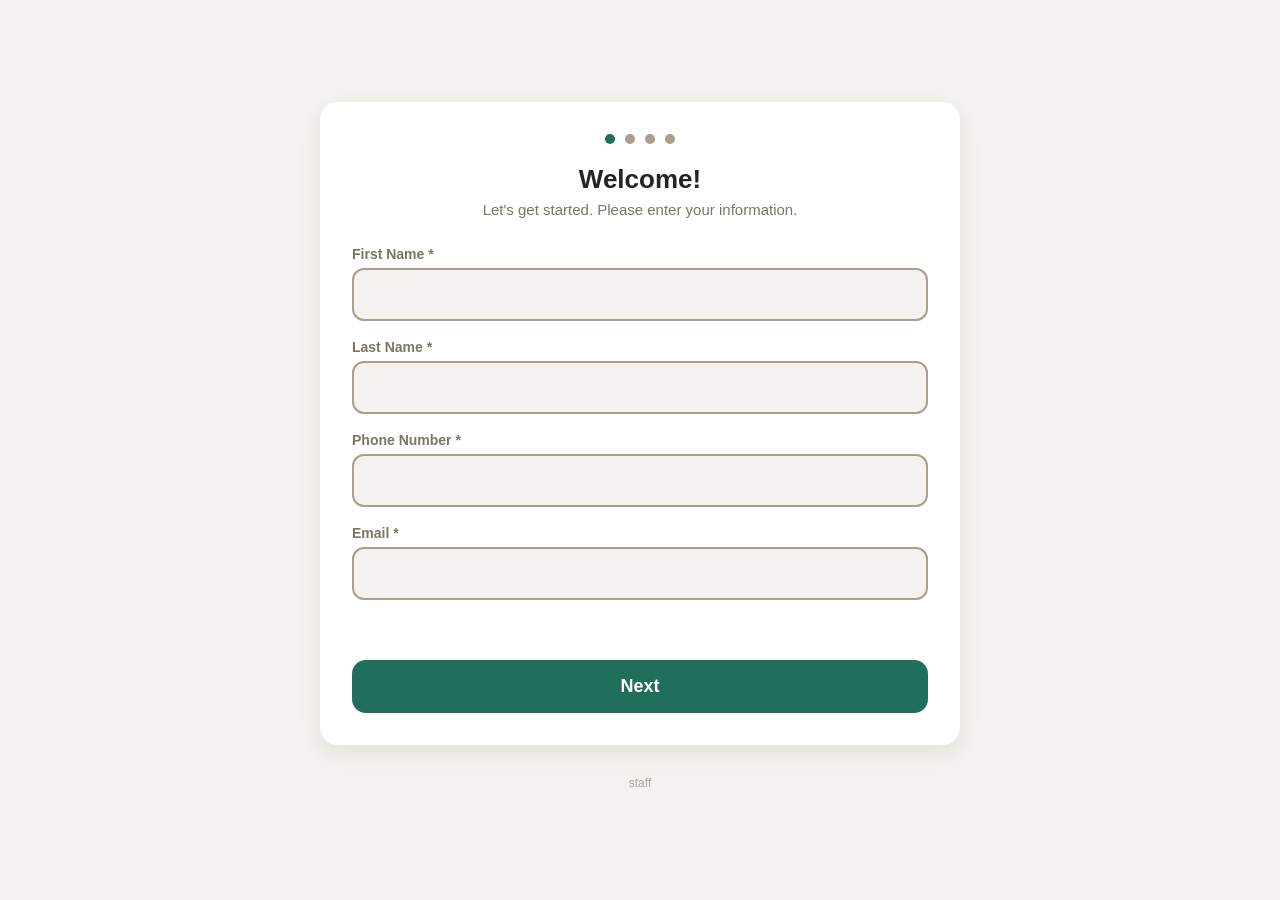
<file: index.html>
<!DOCTYPE html>
<html lang="en">
<head>
<meta charset="UTF-8" />
<meta name="viewport" content="width=device-width, initial-scale=1, maximum-scale=1, user-scalable=no, viewport-fit=cover" />
<meta name="apple-mobile-web-app-capable" content="yes" />
<meta name="apple-mobile-web-app-status-bar-style" content="black" />
<meta name="mobile-web-app-capable" content="yes" />
<title>Embroidery Pop-Up</title>
<link rel="manifest" href="manifest.json" />
<link rel="stylesheet" href="css/style.css" />
</head>
<body>
<div class="app">
  <div class="logo-wrap" id="logoWrap"></div>

  <div class="card">
    <div class="steps" id="stepsDots"></div>

    <!-- Step 1: customer info -->
    <section id="step1">
      <h1>Welcome!</h1>
      <p class="subtitle">Let's get started. Please enter your information.</p>
      <div id="fieldsContainer"></div>
      <div class="error-text" id="step1Error"></div>
      <div class="btn-row">
        <button class="btn btn-primary" id="toProduct">Next</button>
      </div>
    </section>

    <!-- Step 2: item/product options -->
    <section id="stepProduct" class="hidden">
      <h1>Choose Your Items</h1>
      <p class="subtitle">Use the + and - buttons to choose how many of each you'd like.</p>
      <div class="options-grid" id="productGrid"></div>
      <div class="error-text" id="stepProductError"></div>
      <div class="btn-row">
        <button class="btn btn-secondary" id="toStep1">Back</button>
        <button class="btn btn-primary" id="toStep2">Next</button>
      </div>
    </section>

    <!-- Step 3: font style + thread color (repeats once per item) -->
    <section id="step2" class="hidden">
      <h1>Choose Your Font Style</h1>
      <p class="item-progress" id="step2ItemProgress"></p>
      <p class="subtitle">Tap an option below to select it.</p>
      <div class="options-grid" id="optionsGrid"></div>

      <div class="step-subsection">
        <h1>Choose a Thread Color</h1>
        <p class="subtitle">Tap a color below to select it.</p>
        <div class="color-row color-row-top" id="colorGridTop"></div>
        <div class="color-row color-row-bottom" id="colorGridBottom"></div>
      </div>

      <div class="error-text" id="step2Error"></div>
      <div class="btn-row">
        <button class="btn btn-secondary" id="toProductBack">Back</button>
        <button class="btn btn-primary" id="toStep3">Next</button>
      </div>
    </section>

    <!-- Step 4: name or initials (repeats once per item) -->
    <section id="step3" class="hidden">
      <h1>Your Name or Initials</h1>
      <p class="item-progress" id="step3ItemProgress"></p>
      <p class="subtitle" id="initialsHint">Enter the name or initials to be embroidered.</p>
      <input type="text" class="initials-input" id="initialsInput" autocomplete="off" autocapitalize="off" />
      <div class="error-text" id="step3Error"></div>
      <div class="btn-row">
        <button class="btn btn-secondary" id="toStep2b">Back</button>
        <button class="btn btn-primary" id="submitBtn">Next</button>
      </div>
    </section>

    <!-- Step: review before payment -->
    <section id="stepReview" class="hidden">
      <h1>Review Your Order</h1>
      <p class="subtitle">Does everything look good?</p>
      <div class="order-summary" id="reviewSummary"></div>
      <div class="btn-row">
        <button class="btn btn-secondary" id="reviewBackBtn">Back</button>
        <button class="btn btn-primary" id="reviewNextBtn">Next</button>
      </div>
    </section>

    <!-- Step 5: payment method -->
    <section id="stepPayment" class="hidden">
      <h1>How Would You Like to Pay?</h1>
      <p class="subtitle">Tap an option below to select it.</p>
      <div class="payment-grid" id="paymentGrid"></div>

      <div class="venmo-qr-box hidden" id="venmoQrBox">
        <p class="venmo-qr-label">Scan to pay with Venmo</p>
        <img class="venmo-qr-image hidden" id="venmoQrImage" alt="Venmo QR code" />
        <p class="venmo-qr-fallback hidden" id="venmoQrFallback">Venmo QR code not set up yet — please pay a staff member directly.</p>
      </div>

      <div class="error-text" id="stepPaymentError"></div>
      <div class="btn-row">
        <button class="btn btn-secondary" id="paymentBackBtn">Back</button>
        <button class="btn btn-primary" id="paymentNextBtn">Next</button>
      </div>
    </section>

    <!-- Step 6: print -->
    <section id="stepDone" class="hidden">
      <div class="thankyou">
        <img src="print-logo.jpg" alt="" class="print-logo" />
        <div class="big">✓</div>
        <h1>Thank You!</h1>
        <p class="subtitle">Your order number is:</p>
        <div class="order-number" id="orderNumberDisplay"></div>
        <div class="order-summary" id="orderSummary"></div>
        <p class="print-footer">Thank You!</p>
        <p class="print-qr-heading">Connect with us</p>
        <img src="qr-instagram.png" alt="" class="print-qr" />
        <p class="print-qr-caption">Follow and stay in touch!</p>
        <div class="btn-row">
          <button class="btn btn-secondary" id="printBtn">Print Order</button>
          <button class="btn btn-primary hidden" id="nextFromPrintBtn">Next</button>
        </div>
      </div>
    </section>

    <!-- Step 7: complete -->
    <section id="stepComplete" class="hidden">
      <div class="thankyou">
        <div class="big">✓</div>
        <h1>All Set?</h1>
        <p class="subtitle">Make sure your receipt printed before you finish.</p>
        <p class="qr-heading">Connect with us on Instagram</p>
        <img src="qr-instagram.png" alt="" class="qr-image" />
        <p class="qr-caption">Follow and stay in touch!</p>
        <div class="btn-row">
          <button class="btn btn-secondary" id="backToPrintBtn">Back</button>
          <button class="btn btn-primary" id="completeBtn">Complete</button>
        </div>
      </div>
    </section>
  </div>

  <div class="footer-link"><a href="admin.html">staff</a></div>
</div>

<script src="js/db.js"></script>
<script src="js/customer.js"></script>
<script>
  if ('serviceWorker' in navigator) {
    // Auto-reload once when a newly installed service worker takes over, so an
    // update is picked up without needing a manual close-and-reopen on the iPad.
    navigator.serviceWorker.addEventListener('controllerchange', () => window.location.reload());
    window.addEventListener('load', () => navigator.serviceWorker.register('sw.js'));
  }
</script>
</body>
</html>
</file>
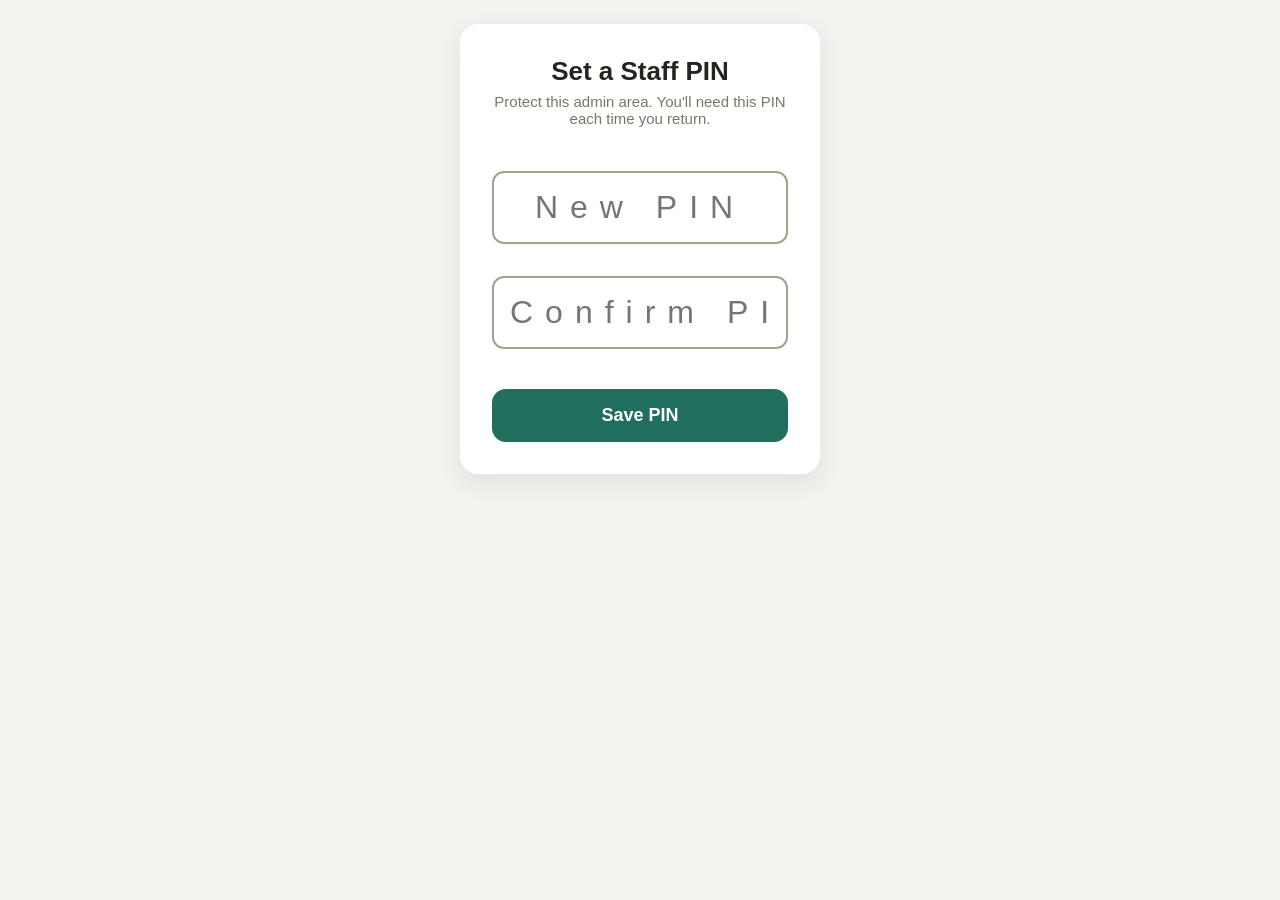
<file: admin.html>
<!DOCTYPE html>
<html lang="en">
<head>
<meta charset="UTF-8" />
<meta name="viewport" content="width=device-width, initial-scale=1, viewport-fit=cover" />
<title>Staff Admin — Embroidery Pop-Up</title>
<link rel="manifest" href="manifest.json" />
<link rel="stylesheet" href="css/style.css" />
</head>
<body>
<div class="app">

  <!-- PIN screens -->
  <div class="card pin-screen" id="pinSetupScreen" style="display:none;">
    <h1>Set a Staff PIN</h1>
    <p class="subtitle">Protect this admin area. You'll need this PIN each time you return.</p>
    <input type="password" inputmode="numeric" id="pinSetup1" placeholder="New PIN" />
    <input type="password" inputmode="numeric" id="pinSetup2" placeholder="Confirm PIN" />
    <div class="error-text" id="pinSetupError"></div>
    <button class="btn btn-primary" id="pinSetupBtn">Save PIN</button>
  </div>

  <div class="card pin-screen" id="pinEntryScreen" style="display:none;">
    <h1>Staff Login</h1>
    <p class="subtitle">Enter your PIN to continue.</p>
    <input type="password" inputmode="numeric" id="pinEntryInput" placeholder="PIN" />
    <div class="error-text" id="pinEntryError"></div>
    <button class="btn btn-primary" id="pinEntryBtn">Unlock</button>
    <div class="footer-link"><a href="index.html">back to customer view</a></div>
  </div>

  <!-- Main admin panel -->
  <div class="card admin-shell" id="adminPanel" style="display:none;">
    <div class="admin-header">
      <h1 style="margin:0;">Staff Admin</h1>
      <div style="display:flex; gap:10px;">
        <button class="small-btn" id="changePinBtn">Change PIN</button>
        <button class="small-btn" id="lockBtn">Lock</button>
        <a class="small-btn" href="index.html" style="text-decoration:none; display:inline-flex; align-items:center;">Customer View</a>
      </div>
    </div>

    <div class="tabs">
      <button class="tab-btn active" data-tab="configTab">Configuration</button>
      <button class="tab-btn" data-tab="subsTab">Submissions</button>
    </div>

    <!-- Configuration tab -->
    <div class="tab-panel active" id="configTab">

      <div class="section-title">Pages</div>
      <p class="help-text">Turn off any page you don't need right now. The kiosk will skip straight past disabled pages. At least one must stay on.</p>
      <label class="inline-check" style="margin-bottom:10px;">
        <input type="checkbox" id="toggleCustomerInfo" /> Customer Info (Name / Phone / Email)
      </label>
      <label class="inline-check" style="margin-bottom:10px;">
        <input type="checkbox" id="toggleItemOptions" /> Item Options
      </label>
      <label class="inline-check" style="margin-bottom:10px;">
        <input type="checkbox" id="toggleFontStyle" /> Font Style &amp; Thread Color
      </label>
      <label class="inline-check" style="margin-bottom:10px;">
        <input type="checkbox" id="toggleNameInitials" /> Name / Initials
      </label>
      <label class="inline-check" style="margin-bottom:10px;">
        <input type="checkbox" id="togglePayment" /> Payment Method
      </label>

      <div class="section-title">Logo</div>
      <div class="logo-upload-row">
        <img id="logoPreview" class="logo-preview hidden" />
        <input type="file" id="logoInput" accept="image/*" />
        <button class="small-btn" id="removeLogoBtn">Remove Logo</button>
      </div>

      <div class="section-title">Venmo QR Code</div>
      <p class="help-text">Shown to customers on the payment page when they choose to pay with Venmo.</p>
      <div class="logo-upload-row">
        <img id="venmoQrPreview" class="logo-preview hidden" />
        <input type="file" id="venmoQrInput" accept="image/*" />
        <button class="small-btn" id="removeVenmoQrBtn">Remove QR Code</button>
      </div>

      <div class="section-title">Customer Fields</div>
      <p class="help-text">These fields appear on the first screen customers fill out.</p>
      <div id="fieldsEditor"></div>
      <button class="small-btn" id="addFieldBtn">+ Add Field</button>

      <div class="section-title">Item Options</div>
      <p class="help-text">These appear on a new page right after customer info, before font/style. Add as many options as you like and upload an image for each. Customers pick one.</p>
      <div id="productOptionsEditor"></div>
      <button class="small-btn" id="addProductOptionBtn">+ Add Option</button>

      <div class="section-title">Font / Style Options</div>
      <p class="help-text">Add as many options as you like and upload an image for each. Customers pick one.</p>
      <div id="optionsEditor"></div>
      <button class="small-btn" id="addOptionBtn">+ Add Option</button>

      <div class="section-title">Name / Initials</div>
      <p class="help-text">Set to 0 for unlimited length (lets customers enter a full name instead of just initials).</p>
      <div class="field-row">
        <label for="initialsMaxInput" style="font-weight:600; color:var(--muted); font-size:14px;">Max characters (0 = unlimited)</label>
        <input type="number" id="initialsMaxInput" class="number-field" min="0" max="40" />
      </div>

      <div class="section-title">Kiosk Behavior</div>
      <p class="help-text">If a customer walks away mid-order, the screen automatically resets to the welcome page after this many seconds of no touches. Set to 0 to turn this off.</p>
      <div class="field-row">
        <label for="idleResetInput" style="font-weight:600; color:var(--muted); font-size:14px;">Idle reset (seconds)</label>
        <input type="number" id="idleResetInput" class="number-field" min="0" max="600" />
      </div>

      <div class="section-title">Cloud Sync (Google Sheets)</div>
      <p class="help-text">Paste the Google Apps Script web app URL here to automatically copy every order into a Google Sheet, viewable from any computer. Leave blank to keep orders only on this iPad.</p>
      <div class="field-row">
        <input type="text" id="sheetWebAppUrlInput" placeholder="https://script.google.com/macros/s/.../exec" />
      </div>

      <div class="btn-row">
        <button class="btn btn-primary" id="saveConfigBtn">Save Configuration</button>
      </div>
    </div>

    <!-- Submissions tab -->
    <div class="tab-panel" id="subsTab">
      <div class="toolbar">
        <button class="small-btn" id="refreshSubsBtn">Refresh</button>
        <button class="small-btn" id="retrySyncBtn">Retry Sync</button>
        <button class="small-btn" id="exportCsvBtn">Export CSV</button>
        <button class="small-btn" id="clearSubsBtn" style="color:var(--danger);">Clear All Submissions</button>
      </div>
      <div class="table-scroll">
        <table class="subs" id="subsTable">
          <thead><tr></tr></thead>
          <tbody></tbody>
        </table>
      </div>
      <p class="help-text" id="subsEmptyMsg">No submissions yet.</p>
    </div>
  </div>
</div>

<div class="toast" id="toast"></div>

<script src="js/db.js"></script>
<script src="js/admin.js"></script>
<script>
  if ('serviceWorker' in navigator) {
    // Auto-reload once when a newly installed service worker takes over, so an
    // update is picked up without needing a manual close-and-reopen on the iPad.
    navigator.serviceWorker.addEventListener('controllerchange', () => window.location.reload());
    window.addEventListener('load', () => navigator.serviceWorker.register('sw.js'));
  }
</script>
</body>
</html>
</file>
<file: css/style.css>
:root {
  --bg: #f4f2ee;
  --surface: #ffffff;
  --ink: #26241f;
  --muted: #7a7668;
  --accent: #1f6f5c;
  --accent-ink: #ffffff;
  --border: #a89f8c;
  --danger: #b3423a;
  --radius: 18px;
  --shadow: 0 8px 24px rgba(38, 36, 31, 0.08);
}

* { box-sizing: border-box; }

html, body {
  margin: 0;
  height: 100%;
  background: var(--bg);
  color: var(--ink);
  font-family: -apple-system, BlinkMacSystemFont, "Helvetica Neue", Arial, sans-serif;
  -webkit-tap-highlight-color: transparent;
  overscroll-behavior: none;
}

button, input, select {
  font-family: inherit;
}

.app {
  min-height: 100vh;
  display: flex;
  flex-direction: column;
  align-items: center;
  padding: 24px 20px 40px;
}

.logo-wrap {
  width: 100%;
  max-width: 640px;
  display: flex;
  justify-content: center;
  margin-bottom: 18px;
  min-height: 60px;
}

.logo-wrap img {
  max-height: 110px;
  max-width: 100%;
  object-fit: contain;
}

.card {
  background: var(--surface);
  border-radius: var(--radius);
  box-shadow: var(--shadow);
  padding: 32px;
  width: 100%;
  max-width: 640px;
}

.steps {
  display: flex;
  justify-content: center;
  gap: 10px;
  margin-bottom: 20px;
}

.step-dot {
  width: 10px;
  height: 10px;
  border-radius: 50%;
  background: var(--border);
}

.step-dot.active { background: var(--accent); }
.step-dot.done { background: var(--accent); opacity: 0.5; }

h1 {
  font-size: 26px;
  margin: 0 0 6px;
  text-align: center;
}

.subtitle {
  text-align: center;
  color: var(--muted);
  margin: 0 0 28px;
  font-size: 15px;
}

.field {
  margin-bottom: 18px;
}

.field label {
  display: block;
  font-size: 14px;
  font-weight: 600;
  margin-bottom: 6px;
  color: var(--muted);
}

.field input {
  width: 100%;
  padding: 14px 16px;
  font-size: 18px;
  border: 2px solid var(--border);
  border-radius: 12px;
  background: var(--bg);
  color: var(--ink);
}

.field input:focus {
  outline: none;
  border-color: var(--accent);
  background: var(--surface);
}

.btn {
  display: inline-flex;
  align-items: center;
  justify-content: center;
  gap: 8px;
  padding: 16px 26px;
  font-size: 18px;
  font-weight: 700;
  border-radius: 14px;
  border: none;
  cursor: pointer;
  width: 100%;
}

.btn-primary {
  background: var(--accent);
  color: var(--accent-ink);
}

.btn-primary:disabled {
  background: var(--border);
  color: var(--muted);
  cursor: not-allowed;
}

.btn-secondary {
  background: transparent;
  color: var(--muted);
  border: 2px solid var(--border);
}

.btn-danger {
  background: var(--danger);
  color: #fff;
}

.btn-row {
  display: flex;
  gap: 12px;
  margin-top: 24px;
}

.btn-row .btn { flex: 1; }

.options-grid {
  display: flex;
  flex-wrap: wrap;
  justify-content: center;
  gap: 16px;
  margin-bottom: 8px;
}

.options-grid .option-card {
  flex: 0 1 calc(50% - 8px);
}

.option-card {
  border: 3px solid var(--border);
  border-radius: 16px;
  padding: 10px;
  background: var(--bg);
  cursor: pointer;
  text-align: center;
  transition: border-color 0.15s, transform 0.1s;
}

.option-card:active { transform: scale(0.97); }

.option-card.selected {
  border-color: var(--accent);
  background: #eaf4f1;
}

.option-card img {
  width: 100%;
  height: 100px;
  object-fit: contain;
  margin-bottom: 8px;
  background: #fff;
  border-radius: 10px;
}

.option-card .opt-label {
  font-size: 14px;
  font-weight: 600;
}

.option-placeholder {
  height: 100px;
  display: flex;
  align-items: center;
  justify-content: center;
  color: var(--muted);
  font-size: 12px;
  background: #fff;
  border-radius: 10px;
  margin-bottom: 8px;
}

.qty-card {
  /* Width and height are set explicitly in JS (renderProductOptions) for
     deterministic, count-independent sizing — see the comment there. */
  display: flex;
  flex-direction: column;
}

.qty-card img,
.qty-card .option-placeholder {
  flex: 1 1 auto;
  min-height: 0;
  width: 100%;
  height: auto;
  object-fit: contain;
  background: #fff;
  border-radius: 10px;
  margin-bottom: 6px;
}

.qty-stepper {
  display: flex;
  align-items: center;
  justify-content: center;
  gap: 14px;
  margin-top: 10px;
  flex-shrink: 0;
}

.qty-btn {
  width: 34px;
  height: 34px;
  border-radius: 50%;
  border: 2px solid var(--accent);
  background: var(--surface);
  color: var(--accent);
  font-size: 20px;
  font-weight: 700;
  line-height: 1;
  cursor: pointer;
  display: flex;
  align-items: center;
  justify-content: center;
  padding: 0;
}

.qty-value {
  font-size: 18px;
  font-weight: 700;
  min-width: 24px;
  text-align: center;
}

.item-progress {
  text-align: center;
  color: var(--accent);
  font-weight: 700;
  font-size: 14px;
  margin: -4px 0 14px;
}

.summary-item-heading {
  font-weight: 700;
  font-size: 15px;
  text-align: center;
  margin: 14px 0 4px;
}

.summary-item-heading:first-child {
  margin-top: 0;
}

.review-item {
  display: flex;
  gap: 14px;
  align-items: flex-start;
  margin: 16px 0;
  text-align: left;
}

.review-item:first-of-type {
  margin-top: 8px;
}

.review-item-image {
  width: 70px;
  height: 70px;
  object-fit: contain;
  background: #fff;
  border-radius: 10px;
  flex-shrink: 0;
}

.review-item-placeholder {
  width: 70px;
  height: 70px;
  background: #fff;
  border-radius: 10px;
  flex-shrink: 0;
  display: flex;
  align-items: center;
  justify-content: center;
  color: var(--muted);
  font-size: 10px;
  text-align: center;
  padding: 4px;
}

.review-item-body {
  flex: 1;
  min-width: 0;
}

.review-item-title {
  font-weight: 700;
  font-size: 15px;
  margin-bottom: 2px;
}

.step-subsection {
  margin-top: 32px;
}

.color-row {
  display: grid;
  gap: 10px;
  margin-bottom: 10px;
}

.color-row-top {
  grid-template-columns: repeat(5, 1fr);
}

.color-row-bottom {
  grid-template-columns: repeat(6, 1fr);
}

.color-swatch {
  display: flex;
  flex-direction: column;
  align-items: center;
  gap: 6px;
  cursor: pointer;
}

.swatch-circle {
  width: 48px;
  height: 48px;
  border-radius: 50%;
  border: 3px solid var(--border);
  transition: border-color 0.15s, transform 0.1s;
}

.color-swatch.selected .swatch-circle {
  border-color: var(--accent);
  transform: scale(1.08);
}

.swatch-label {
  font-size: 12px;
  font-weight: 600;
  color: var(--muted);
}

.payment-grid {
  display: grid;
  grid-template-columns: repeat(3, 1fr);
  gap: 14px;
  margin-bottom: 8px;
}

.payment-card {
  border: 3px solid var(--border);
  border-radius: 16px;
  padding: 22px 8px;
  background: var(--bg);
  cursor: pointer;
  text-align: center;
  transition: border-color 0.15s, transform 0.1s;
}

.payment-card:active { transform: scale(0.97); }

.payment-card.selected {
  border-color: var(--accent);
  background: #eaf4f1;
}

.payment-icon {
  font-size: 30px;
  margin-bottom: 8px;
}

.payment-label {
  font-size: 14px;
  font-weight: 600;
}

.venmo-qr-box {
  text-align: center;
  margin-top: 28px;
  padding: 20px;
  background: var(--bg);
  border-radius: 16px;
}

.venmo-qr-label {
  font-size: 14px;
  font-weight: 600;
  color: var(--muted);
  margin: 0 0 14px;
}

.venmo-qr-image {
  width: 320px;
  max-width: 85%;
  height: auto;
  aspect-ratio: 1 / 1;
  object-fit: contain;
  background: #fff;
  border-radius: 12px;
  padding: 10px;
}

.venmo-qr-fallback {
  font-size: 14px;
  color: var(--muted);
  margin: 0;
}

.qr-heading {
  font-size: 15px;
  font-weight: 700;
  text-align: center;
  margin: 24px 0 10px;
}

.qr-image {
  display: block;
  width: 280px;
  max-width: 80%;
  height: auto;
  aspect-ratio: 1 / 1;
  margin: 0 auto;
  object-fit: contain;
}

.qr-caption {
  font-size: 13px;
  color: var(--muted);
  text-align: center;
  margin: 10px 0 0;
}

.initials-input {
  width: 100%;
  text-align: center;
  font-size: 48px;
  letter-spacing: 10px;
  font-weight: 800;
  padding: 20px;
  border: 2px solid var(--border);
  border-radius: 14px;
  background: var(--bg);
}

.initials-input:focus {
  outline: none;
  border-color: var(--accent);
}

.thankyou {
  text-align: center;
  padding: 40px 10px;
}

.thankyou .big {
  font-size: 56px;
  margin-bottom: 10px;
}

.order-number {
  font-size: 96px;
  font-weight: 800;
  color: var(--accent);
  line-height: 1;
  margin: 10px 0 30px;
}

.order-summary {
  text-align: left;
  background: var(--bg);
  border-radius: 14px;
  padding: 10px 22px;
  margin: 0 0 24px;
}

.summary-row {
  display: flex;
  justify-content: space-between;
  gap: 16px;
  padding: 10px 0;
  border-bottom: 1px solid var(--border);
  font-size: 16px;
}

.summary-row:last-child { border-bottom: none; }

.summary-row span { color: var(--muted); }

.print-footer { display: none; }

.print-logo { display: none; }

.print-qr { display: none; }

.print-qr-heading { display: none; }

.print-qr-caption { display: none; }

@page {
  size: 4in 6in;
  margin: 0.1in;
}

@media print {
  /* step1/step2/step3 already carry the shared .hidden class by the time
     Print is reachable (only shown on the thank-you screen), so they don't
     need hiding here — just the parts that are always rendered. */
  .steps, .footer-link { display: none; }

  html, body {
    width: 4in;
    height: 6in;
    max-height: 6in;
    margin: 0;
    background: #fff;
    overflow: hidden;
  }

  .app {
    display: flex;
    flex-direction: column;
    justify-content: center;
    align-items: center;
    min-height: 0;
    height: 6in;
    max-height: 6in;
    padding: 0;
    overflow: hidden;
  }

  /* The on-screen logo (configurable, may be in color) never prints —
     only the fixed black print-logo image does. */
  .logo-wrap { display: none; }

  .print-logo {
    display: block;
    max-width: 41%;
    margin: 0 auto 10px;
  }

  .card {
    box-shadow: none;
    background: transparent;
    padding: 0;
    width: 100%;
    max-width: none;
    height: auto;
    max-height: 6in;
    overflow: hidden;
  }

  .thankyou { padding: 0; line-height: 1; }
  .thankyou .big { display: none; }
  .thankyou h1 { display: none; } /* avoid printing "Thank You!" twice — .print-footer covers it */
  .thankyou .subtitle { display: none; } /* redundant with the big order number below it */
  .thankyou .btn-row { display: none; }

  /* Force plain black-on-white output so a thermal/receipt printer doesn't
     try to render colored fills or accent text. */
  .thankyou, .thankyou * {
    color: #000 !important;
    background: transparent !important;
    box-shadow: none !important;
  }
  .order-number { font-size: 73px; line-height: 1; margin: 0 0 6px; }
  .order-summary {
    padding: 3px 0;
    margin: 0;
    text-align: center;
  }
  .summary-row {
    display: flex;
    justify-content: center;
    gap: 8px;
    font-size: 16px;
    line-height: 1.12;
    padding: 0;
    border-bottom: none;
  }
  .summary-row span::after { content: ':'; }
  .summary-item-heading {
    font-size: 17px;
    line-height: 1.2;
    margin: 8px 0 2px;
  }
  .print-footer {
    display: block;
    font-size: 18px;
    line-height: 1;
    font-weight: 700;
    text-align: center;
    margin-top: 4px;
  }
  .print-qr-heading {
    display: block;
    font-size: 18px;
    font-weight: 700;
    text-align: center;
    margin-top: 8px;
  }
  .print-qr {
    display: block;
    width: 137px;
    height: 137px;
    margin: 7px auto 0;
  }
  .print-qr-caption {
    display: block;
    font-size: 14px;
    text-align: center;
    margin-top: 5px;
  }

  /* Multi-item orders add several rows per extra item, which a fixed 4x6
     page can't absorb at single-item sizing — shrink proportionally so
     orders with a few items still land on one page. */
  .receipt-compact .print-logo { max-width: 28%; margin-bottom: 6px; }
  .receipt-compact .order-number { font-size: 48px; margin: 0 0 4px; }
  .receipt-compact .summary-row { font-size: 12px; line-height: 1.05; }
  .receipt-compact .summary-item-heading { font-size: 13px; margin: 5px 0 1px; }
  .receipt-compact .print-footer { font-size: 15px; margin-top: 3px; }
  .receipt-compact .print-qr-heading { font-size: 15px; margin-top: 6px; }
  .receipt-compact .print-qr { width: 90px; height: 90px; margin-top: 6px; }
  .receipt-compact .print-qr-caption { font-size: 12px; margin-top: 4px; }

  .receipt-tight .print-logo { max-width: 22%; margin-bottom: 4px; }
  .receipt-tight .order-number { font-size: 36px; margin: 0 0 2px; }
  .receipt-tight .summary-row { font-size: 10px; line-height: 1; }
  .receipt-tight .summary-item-heading { font-size: 11px; margin: 3px 0 1px; }
  .receipt-tight .print-footer { font-size: 13px; margin-top: 2px; }
  .receipt-tight .print-qr-heading { font-size: 13px; margin-top: 4px; }
  .receipt-tight .print-qr { width: 70px; height: 70px; margin-top: 4px; }
  .receipt-tight .print-qr-caption { font-size: 10px; margin-top: 2px; }
}

.footer-link {
  margin-top: 28px;
  text-align: center;
}

.footer-link a {
  color: var(--muted);
  font-size: 12px;
  text-decoration: none;
  opacity: 0.6;
}

.error-text {
  color: var(--danger);
  font-size: 14px;
  margin-top: 6px;
  min-height: 18px;
}

/* Admin */
.admin-shell {
  max-width: 920px;
}

.admin-header {
  display: flex;
  justify-content: space-between;
  align-items: center;
  margin-bottom: 20px;
}

.tabs {
  display: flex;
  gap: 8px;
  margin-bottom: 24px;
}

.tab-btn {
  padding: 10px 18px;
  border-radius: 10px;
  border: 2px solid var(--border);
  background: var(--surface);
  cursor: pointer;
  font-weight: 600;
  color: var(--muted);
}

.tab-btn.active {
  background: var(--accent);
  color: #fff;
  border-color: var(--accent);
}

.tab-panel { display: none; }
.tab-panel.active { display: block; }

.section-title {
  font-size: 18px;
  font-weight: 700;
  margin: 28px 0 12px;
}

.section-title:first-child { margin-top: 0; }

.field-row, .option-row {
  display: flex;
  gap: 10px;
  align-items: center;
  background: var(--bg);
  border: 1px solid var(--border);
  border-radius: 12px;
  padding: 12px;
  margin-bottom: 10px;
  flex-wrap: wrap;
}

.field-row input[type="text"], .option-row input[type="text"] {
  flex: 1;
  min-width: 140px;
  padding: 10px 12px;
  border: 1px solid var(--border);
  border-radius: 8px;
  font-size: 15px;
}

.option-row img {
  width: 54px;
  height: 54px;
  object-fit: contain;
  background: #fff;
  border-radius: 8px;
  border: 1px solid var(--border);
}

.thumb-placeholder {
  width: 54px;
  height: 54px;
  background: #fff;
  border-radius: 8px;
  border: 1px dashed var(--border);
  display: flex;
  align-items: center;
  justify-content: center;
  font-size: 10px;
  color: var(--muted);
  text-align: center;
}

.icon-btn {
  border: none;
  background: transparent;
  color: var(--danger);
  font-size: 20px;
  cursor: pointer;
  padding: 4px 10px;
}

.small-btn {
  padding: 8px 14px;
  font-size: 14px;
  border-radius: 8px;
  border: 1px solid var(--border);
  background: var(--surface);
  cursor: pointer;
  font-weight: 600;
}

.logo-upload-row {
  display: flex;
  align-items: center;
  gap: 16px;
  flex-wrap: wrap;
}

.logo-preview {
  max-height: 70px;
  max-width: 180px;
  object-fit: contain;
  background: var(--bg);
  border-radius: 8px;
  padding: 6px;
}

table.subs {
  width: 100%;
  border-collapse: collapse;
  font-size: 14px;
}

table.subs th, table.subs td {
  border-bottom: 1px solid var(--border);
  padding: 10px 8px;
  text-align: left;
  white-space: nowrap;
}

table.subs th {
  color: var(--muted);
  font-size: 12px;
  text-transform: uppercase;
}

.table-scroll {
  overflow-x: auto;
  border: 1px solid var(--border);
  border-radius: 12px;
}

.toolbar {
  display: flex;
  gap: 10px;
  margin-bottom: 16px;
  flex-wrap: wrap;
}

.toast {
  position: fixed;
  bottom: 24px;
  left: 50%;
  transform: translateX(-50%);
  background: var(--ink);
  color: #fff;
  padding: 12px 20px;
  border-radius: 10px;
  font-size: 14px;
  opacity: 0;
  pointer-events: none;
  transition: opacity 0.25s;
  z-index: 50;
}

.toast.show { opacity: 1; }

.pin-screen {
  max-width: 360px;
  text-align: center;
}

.pin-screen input {
  width: 100%;
  text-align: center;
  font-size: 32px;
  letter-spacing: 12px;
  padding: 16px;
  border: 2px solid var(--border);
  border-radius: 12px;
  margin: 16px 0;
}

.hidden { display: none !important; }

.help-text {
  font-size: 13px;
  color: var(--muted);
  margin-top: -6px;
  margin-bottom: 14px;
}

.number-field {
  width: 90px;
  padding: 10px;
  border: 1px solid var(--border);
  border-radius: 8px;
  font-size: 15px;
}

label.inline-check {
  display: flex;
  align-items: center;
  gap: 6px;
  font-size: 13px;
  color: var(--muted);
  white-space: nowrap;
}
</file>
